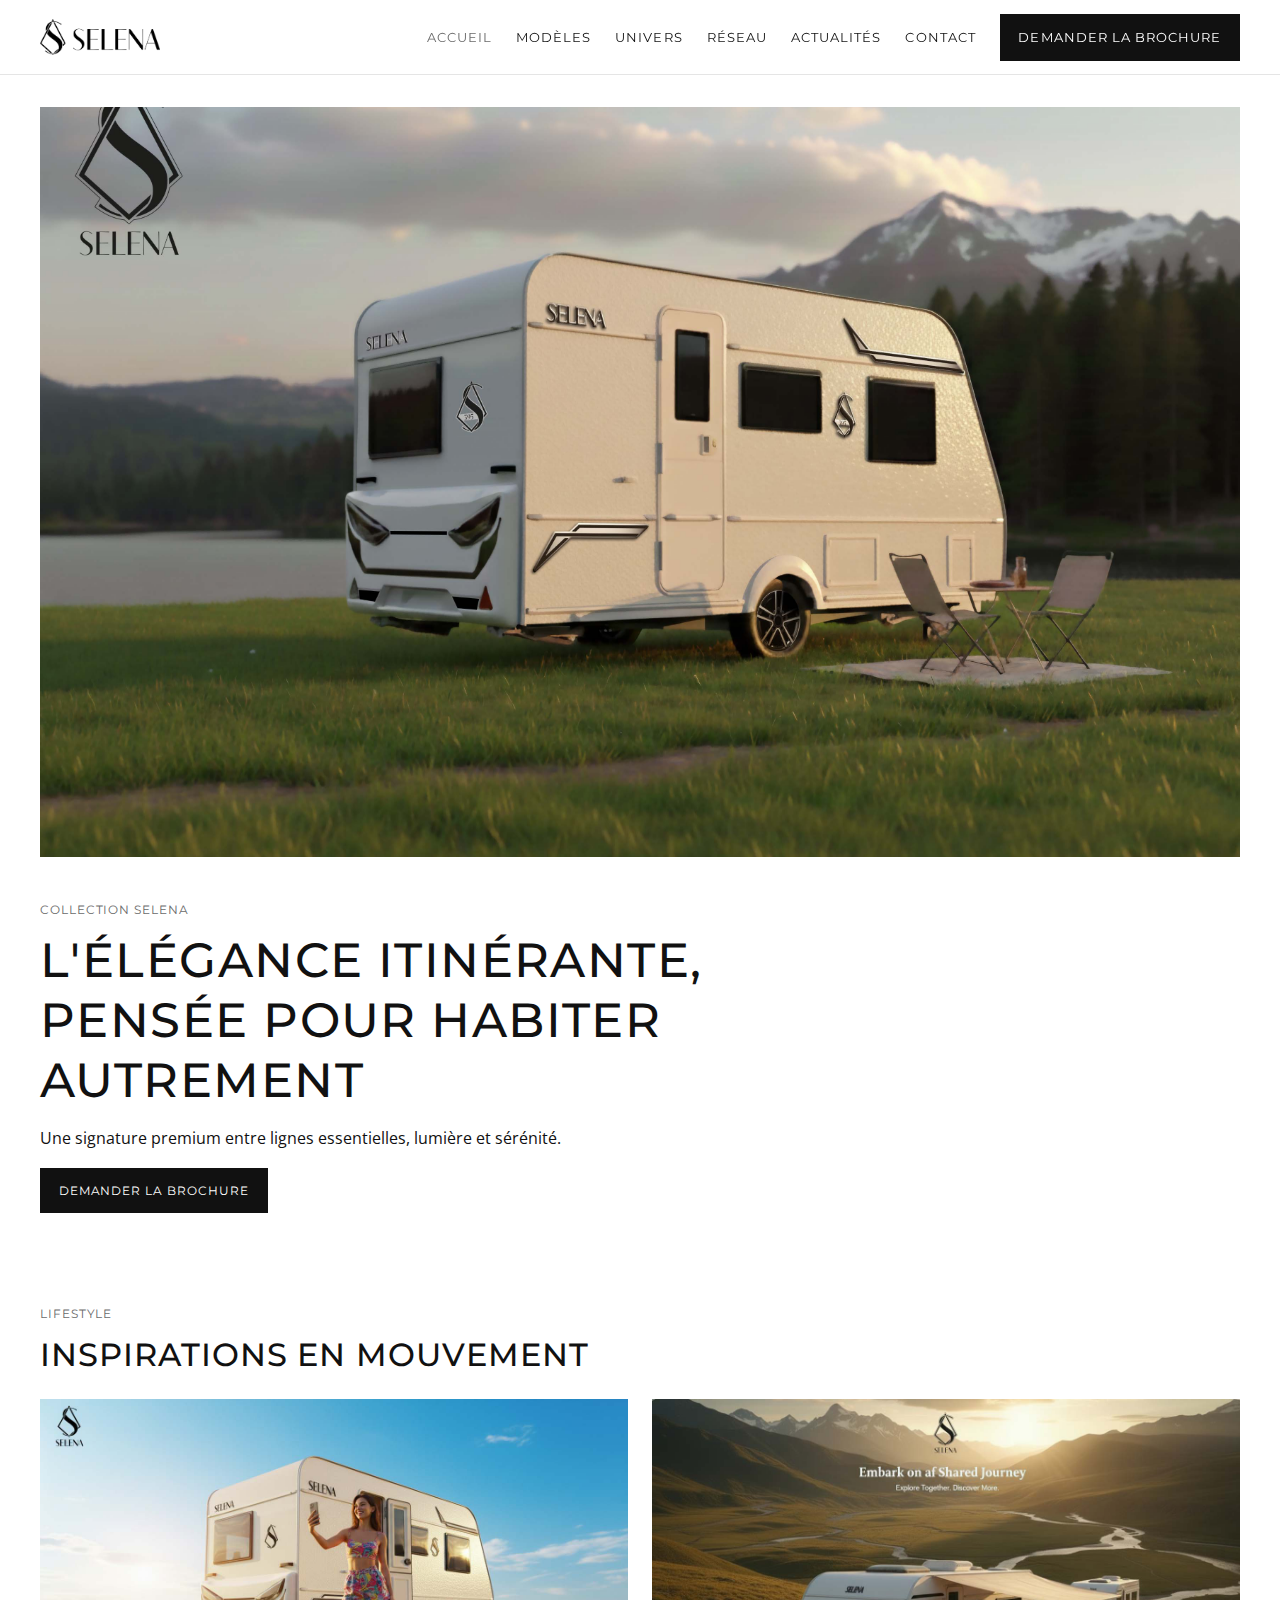
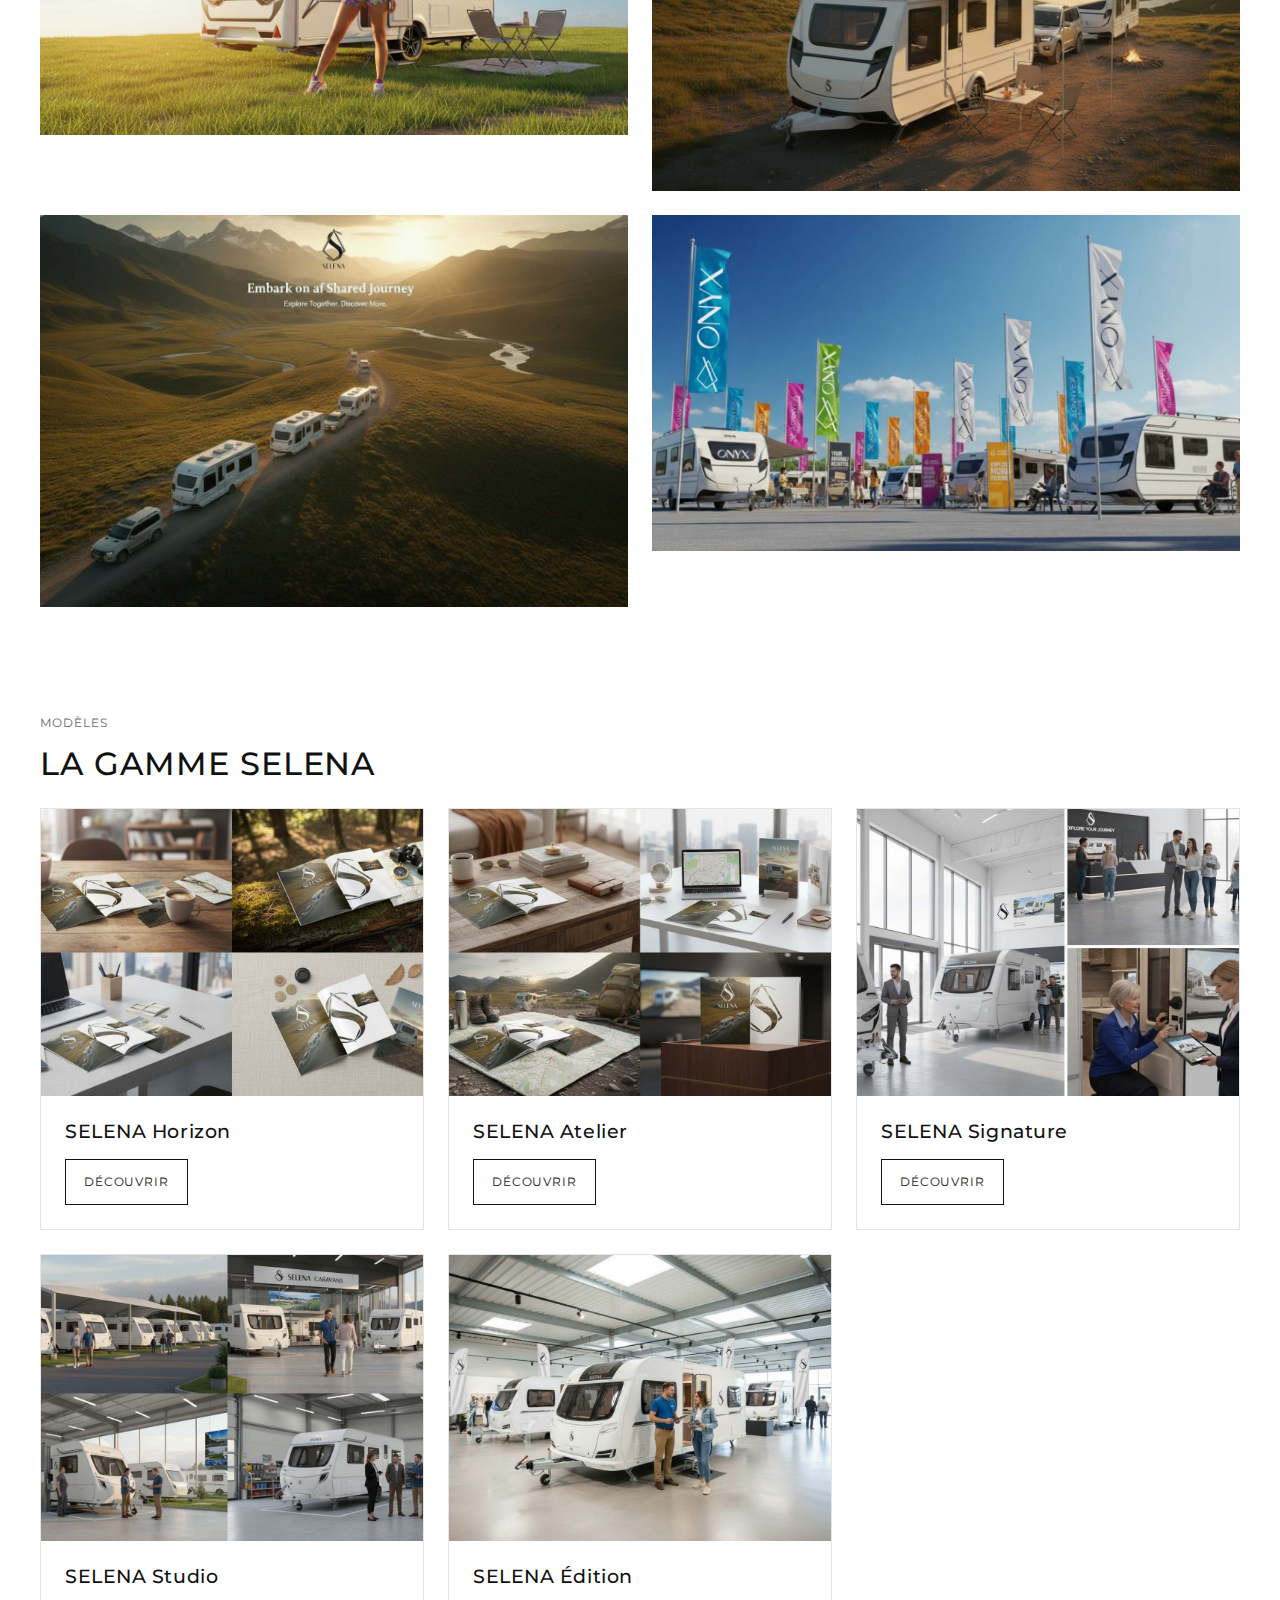
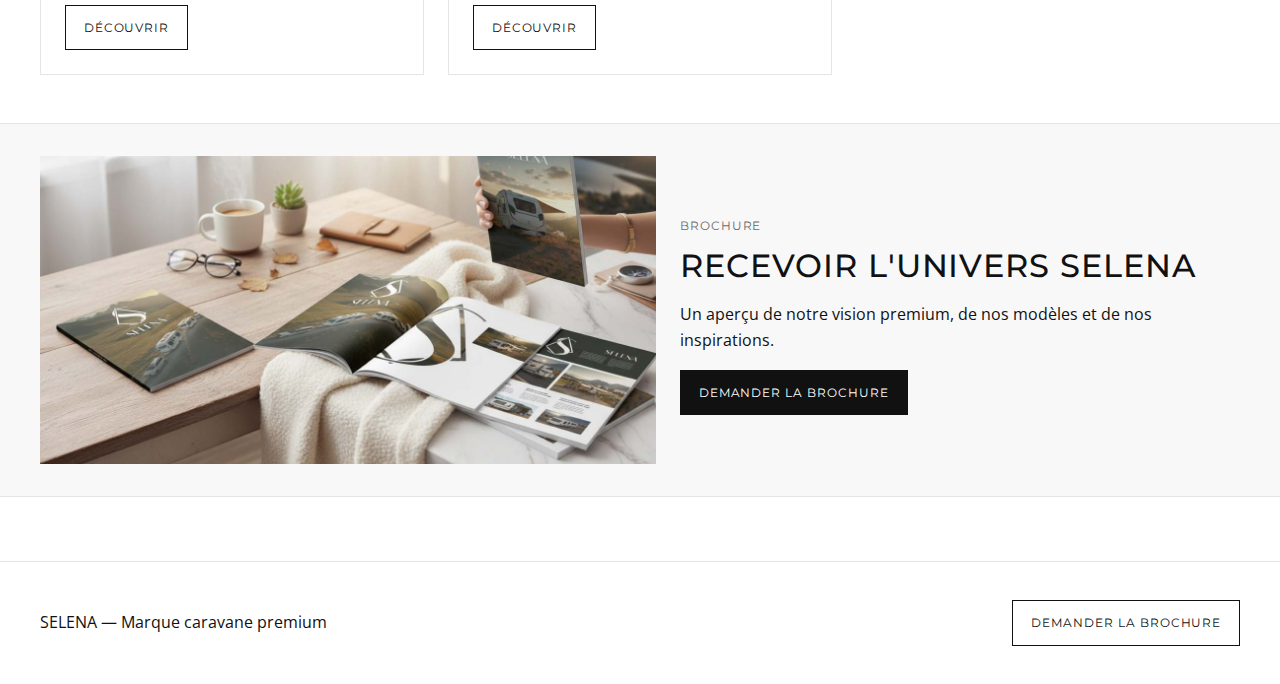
<file: index.html>
<!DOCTYPE html>
<html lang="fr">
  <head>
    <meta charset="UTF-8" />
    <meta name="viewport" content="width=device-width, initial-scale=1.0" />
    <title>SELENA | Caravane premium</title>
    <meta
      name="description"
      content="SELENA, l'univers de la caravane premium entre inspiration, design et art de vivre."
    />
    <link rel="preconnect" href="https://fonts.googleapis.com" />
    <link rel="preconnect" href="https://fonts.gstatic.com" crossorigin />
    <link
      href="https://fonts.googleapis.com/css2?family=Montserrat:wght@400;500;600&family=Open+Sans:wght@400;500&display=swap"
      rel="stylesheet"
    />
    <link rel="stylesheet" href="assets/css/styles.css" />
  </head>
  <body>
    <header class="site-header">
      <div class="container header-inner">
        <a href="index.html" aria-label="Accueil SELENA">
          <img class="logo" src="assets/images/logo-selena.png" alt="Logo SELENA" />
        </a>
        <button class="nav-toggle" aria-expanded="false" aria-controls="nav">Menu</button>
        <nav id="nav" class="primary-nav" aria-label="Navigation principale">
          <ul>
            <li><a class="active" href="index.html">Accueil</a></li>
            <li><a href="modeles.html">Modèles</a></li>
            <li><a href="univers.html">Univers</a></li>
            <li><a href="reseau.html">Réseau</a></li>
            <li><a href="actualites.html">Actualités</a></li>
            <li><a href="contact.html">Contact</a></li>
            <li><a class="cta-button" href="contact.html">Demander la brochure</a></li>
          </ul>
        </nav>
      </div>
    </header>

    <main>
      <section class="hero container">
        <img
          class="hero-image"
          src="assets/images/caravane-en-situation-1.jpg"
          alt="Caravane SELENA dans un paysage naturel"
        />
        <div class="hero-content">
          <p class="kicker">Collection SELENA</p>
          <h1>L'élégance itinérante, pensée pour habiter autrement</h1>
          <p>Une signature premium entre lignes essentielles, lumière et sérénité.</p>
          <a class="cta-button" href="contact.html">Demander la brochure</a>
        </div>
      </section>

      <section class="section container">
        <div class="section-intro">
          <p class="kicker">Lifestyle</p>
          <h2>Inspirations en mouvement</h2>
        </div>
        <div class="grid two">
          <img src="assets/images/caravane-en-situation-2.jpg" alt="Ambiance extérieure SELENA" />
          <img src="assets/images/caravane-en-situation-3.jpg" alt="Moment de vie autour de SELENA" />
          <img src="assets/images/caravane-en-situation-4.jpg" alt="Vue lifestyle caravane SELENA" />
          <img src="assets/images/caravane-en-situation-5.jpg" alt="Expérience premium SELENA" />
        </div>
      </section>

      <section class="section container">
        <div class="section-intro">
          <p class="kicker">Modèles</p>
          <h2>La gamme SELENA</h2>
        </div>
        <div class="grid three">
          <article class="card">
            <img src="assets/images/image15.jpg" alt="Modèle SELENA image 15" />
            <div class="card-body">
              <h3>SELENA Horizon</h3>
              <a href="modeles.html" class="cta-button secondary">Découvrir</a>
            </div>
          </article>
          <article class="card">
            <img src="assets/images/image16.jpg" alt="Modèle SELENA image 16" />
            <div class="card-body">
              <h3>SELENA Atelier</h3>
              <a href="modeles.html" class="cta-button secondary">Découvrir</a>
            </div>
          </article>
          <article class="card">
            <img src="assets/images/image26.jpg" alt="Modèle SELENA image 26" />
            <div class="card-body">
              <h3>SELENA Signature</h3>
              <a href="modeles.html" class="cta-button secondary">Découvrir</a>
            </div>
          </article>
          <article class="card">
            <img src="assets/images/image27.jpg" alt="Modèle SELENA image 27" />
            <div class="card-body">
              <h3>SELENA Studio</h3>
              <a href="modeles.html" class="cta-button secondary">Découvrir</a>
            </div>
          </article>
          <article class="card">
            <img src="assets/images/caravane-en-situation-6.jpg" alt="Modèle SELENA en situation" />
            <div class="card-body">
              <h3>SELENA Édition</h3>
              <a href="modeles.html" class="cta-button secondary">Découvrir</a>
            </div>
          </article>
        </div>
      </section>

      <section class="banner">
        <div class="container">
          <img src="assets/images/brochures-selena.jpg" alt="Brochure SELENA" />
          <div>
            <p class="kicker">Brochure</p>
            <h2>Recevoir l'univers SELENA</h2>
            <p>Un aperçu de notre vision premium, de nos modèles et de nos inspirations.</p>
            <a class="cta-button" href="contact.html">Demander la brochure</a>
          </div>
        </div>
      </section>
    </main>

    <footer class="site-footer">
      <div class="container footer-inner">
        <p>SELENA — Marque caravane premium</p>
        <a href="contact.html" class="cta-button secondary">Demander la brochure</a>
      </div>
    </footer>

    <script src="assets/js/main.js"></script>
  </body>
</html>
</file>
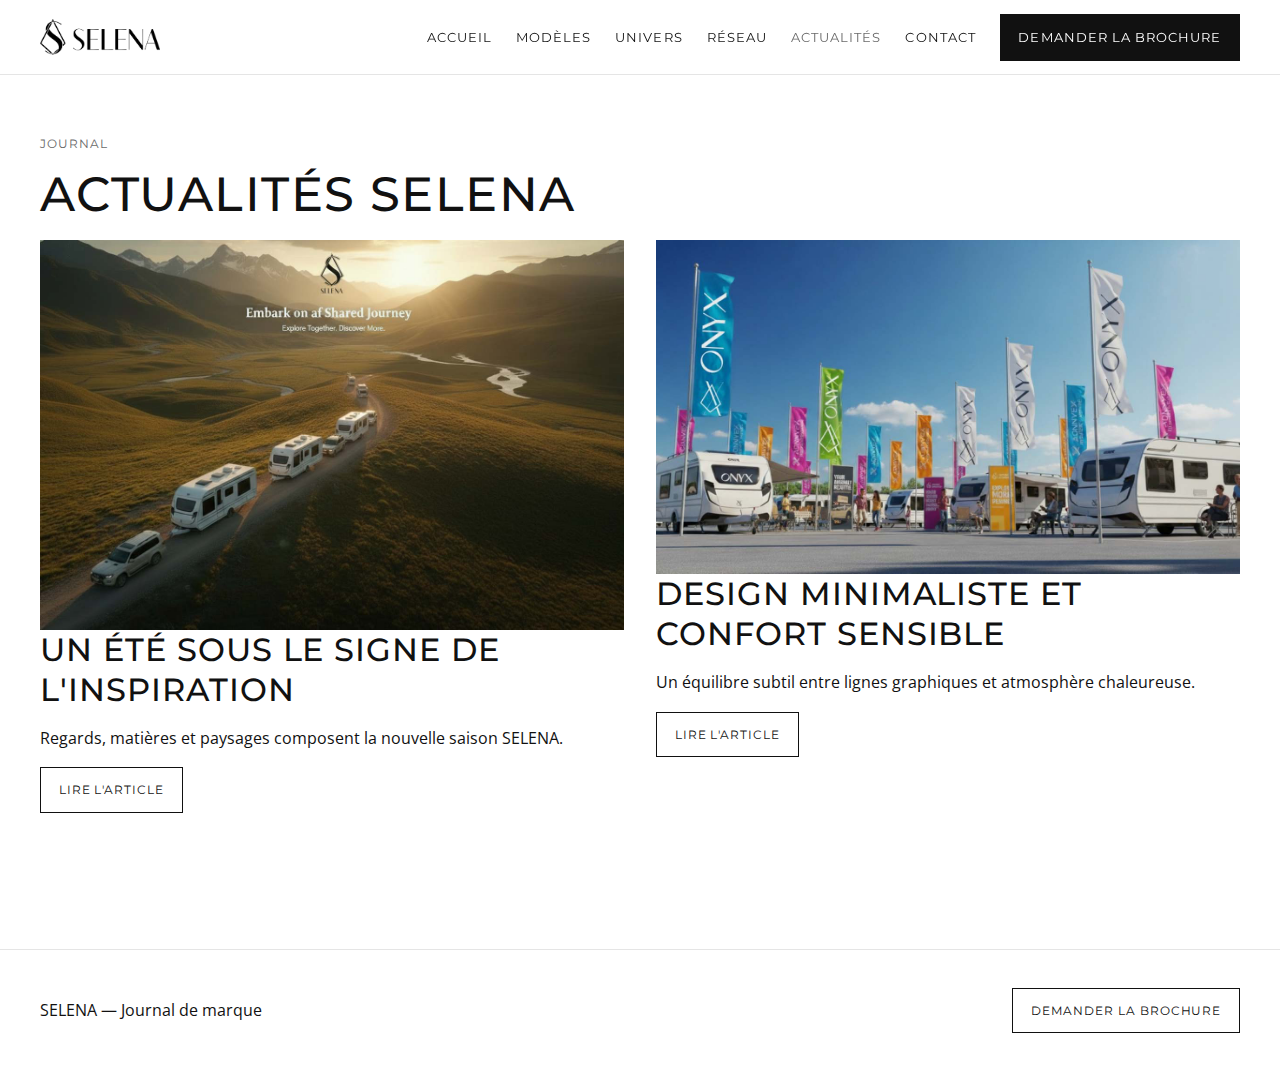
<file: actualites.html>
<!DOCTYPE html>
<html lang="fr">
  <head>
    <meta charset="UTF-8" />
    <meta name="viewport" content="width=device-width, initial-scale=1.0" />
    <title>Actualités SELENA | Journal de marque</title>
    <meta name="description" content="Suivez les actualités SELENA, inspirations et rendez-vous autour de la marque premium." />
    <link rel="preconnect" href="https://fonts.googleapis.com" />
    <link rel="preconnect" href="https://fonts.gstatic.com" crossorigin />
    <link href="https://fonts.googleapis.com/css2?family=Montserrat:wght@400;500;600&family=Open+Sans:wght@400;500&display=swap" rel="stylesheet" />
    <link rel="stylesheet" href="assets/css/styles.css" />
  </head>
  <body>
    <header class="site-header"><div class="container header-inner"><a href="index.html"><img class="logo" src="assets/images/logo-selena.png" alt="Logo SELENA" /></a><button class="nav-toggle" aria-expanded="false" aria-controls="nav">Menu</button><nav id="nav" class="primary-nav"><ul><li><a href="index.html">Accueil</a></li><li><a href="modeles.html">Modèles</a></li><li><a href="univers.html">Univers</a></li><li><a href="reseau.html">Réseau</a></li><li><a class="active" href="actualites.html">Actualités</a></li><li><a href="contact.html">Contact</a></li><li><a class="cta-button" href="contact.html">Demander la brochure</a></li></ul></nav></div></header>
    <main class="section container">
      <p class="kicker">Journal</p>
      <h1>Actualités SELENA</h1>
      <div class="article-list">
        <article class="article-item">
          <img src="assets/images/caravane-en-situation-4.jpg" alt="Inspiration SELENA" />
          <h2>Un été sous le signe de l'inspiration</h2>
          <p>Regards, matières et paysages composent la nouvelle saison SELENA.</p>
          <a class="cta-button secondary" href="article.html">Lire l'article</a>
        </article>
        <article class="article-item">
          <img src="assets/images/caravane-en-situation-5.jpg" alt="Design SELENA" />
          <h2>Design minimaliste et confort sensible</h2>
          <p>Un équilibre subtil entre lignes graphiques et atmosphère chaleureuse.</p>
          <a class="cta-button secondary" href="article.html">Lire l'article</a>
        </article>
      </div>
    </main>
    <footer class="site-footer"><div class="container footer-inner"><p>SELENA — Journal de marque</p><a href="contact.html" class="cta-button secondary">Demander la brochure</a></div></footer>
    <script src="assets/js/main.js"></script>
  </body>
</html>
</file>
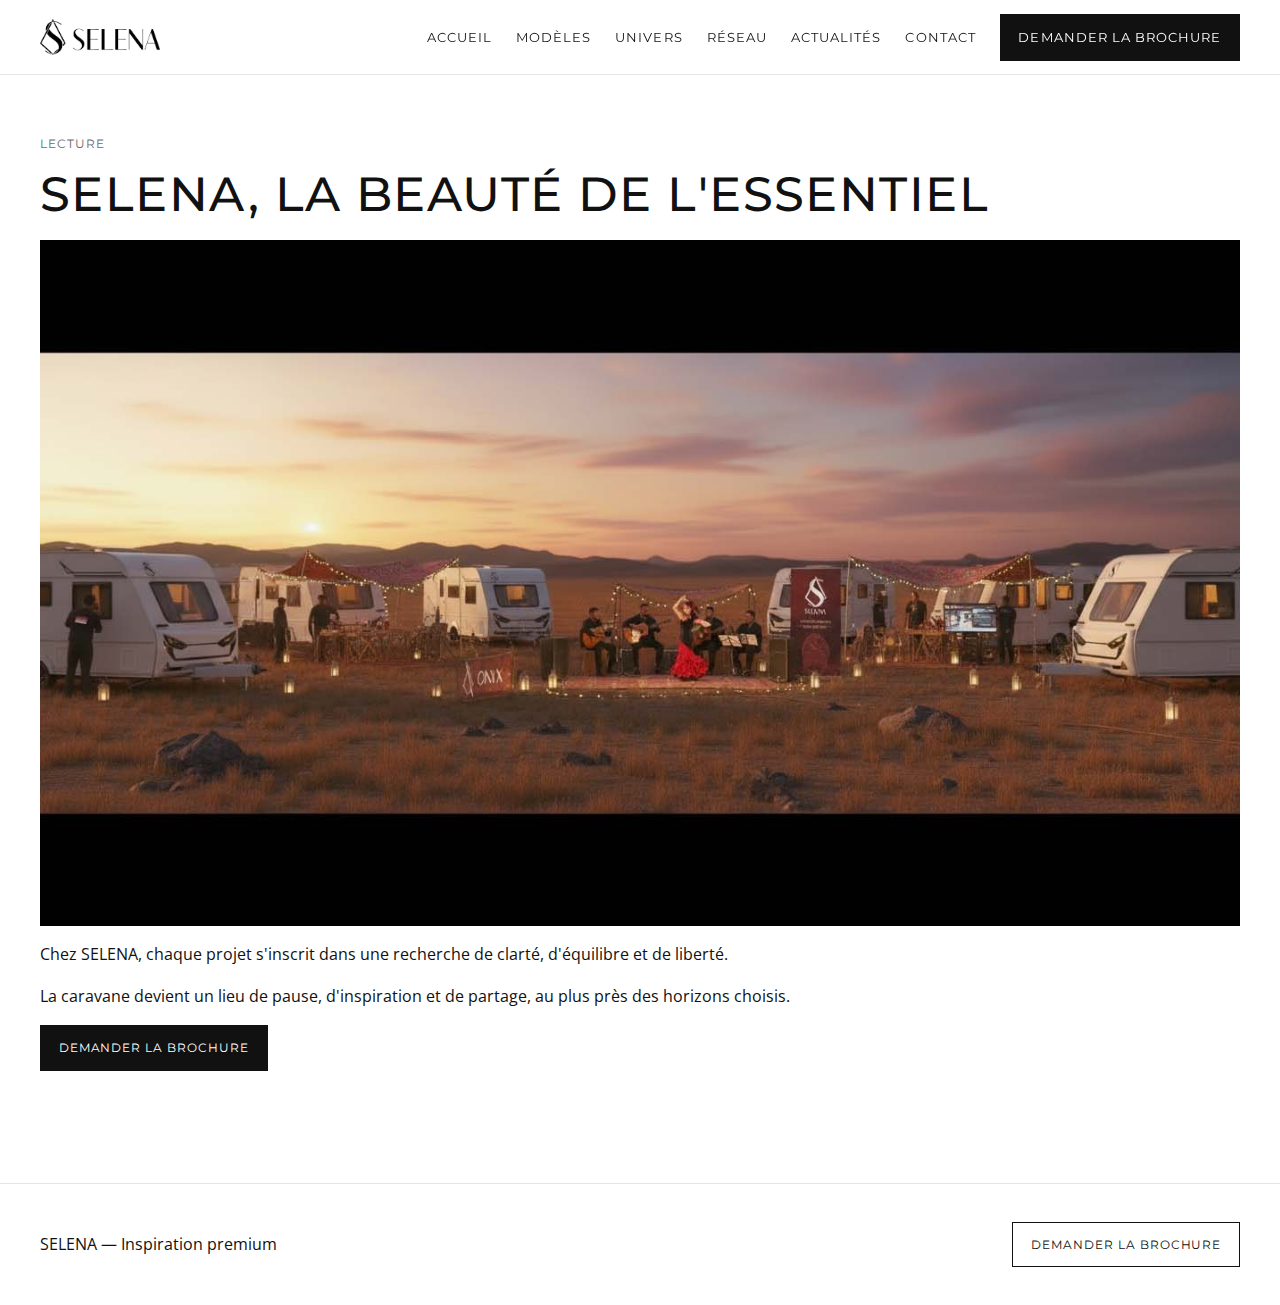
<file: article.html>
<!DOCTYPE html>
<html lang="fr">
  <head>
    <meta charset="UTF-8" />
    <meta name="viewport" content="width=device-width, initial-scale=1.0" />
    <title>Article SELENA | Inspiration premium</title>
    <meta name="description" content="Lecture SELENA : une vision du luxe mobile inspirée par la nature et l'architecture." />
    <link rel="preconnect" href="https://fonts.googleapis.com" />
    <link rel="preconnect" href="https://fonts.gstatic.com" crossorigin />
    <link href="https://fonts.googleapis.com/css2?family=Montserrat:wght@400;500;600&family=Open+Sans:wght@400;500&display=swap" rel="stylesheet" />
    <link rel="stylesheet" href="assets/css/styles.css" />
  </head>
  <body>
    <header class="site-header"><div class="container header-inner"><a href="index.html"><img class="logo" src="assets/images/logo-selena.png" alt="Logo SELENA" /></a><button class="nav-toggle" aria-expanded="false" aria-controls="nav">Menu</button><nav id="nav" class="primary-nav"><ul><li><a href="index.html">Accueil</a></li><li><a href="modeles.html">Modèles</a></li><li><a href="univers.html">Univers</a></li><li><a href="reseau.html">Réseau</a></li><li><a href="actualites.html">Actualités</a></li><li><a href="contact.html">Contact</a></li><li><a class="cta-button" href="contact.html">Demander la brochure</a></li></ul></nav></div></header>
    <main class="section container">
      <p class="kicker">Lecture</p>
      <h1>SELENA, la beauté de l'essentiel</h1>
      <img src="assets/images/caravane-en-situation-8.jpg" alt="Article SELENA" />
      <p>Chez SELENA, chaque projet s'inscrit dans une recherche de clarté, d'équilibre et de liberté.</p>
      <p>La caravane devient un lieu de pause, d'inspiration et de partage, au plus près des horizons choisis.</p>
      <a class="cta-button" href="contact.html">Demander la brochure</a>
    </main>
    <footer class="site-footer"><div class="container footer-inner"><p>SELENA — Inspiration premium</p><a href="contact.html" class="cta-button secondary">Demander la brochure</a></div></footer>
    <script src="assets/js/main.js"></script>
  </body>
</html>
</file>
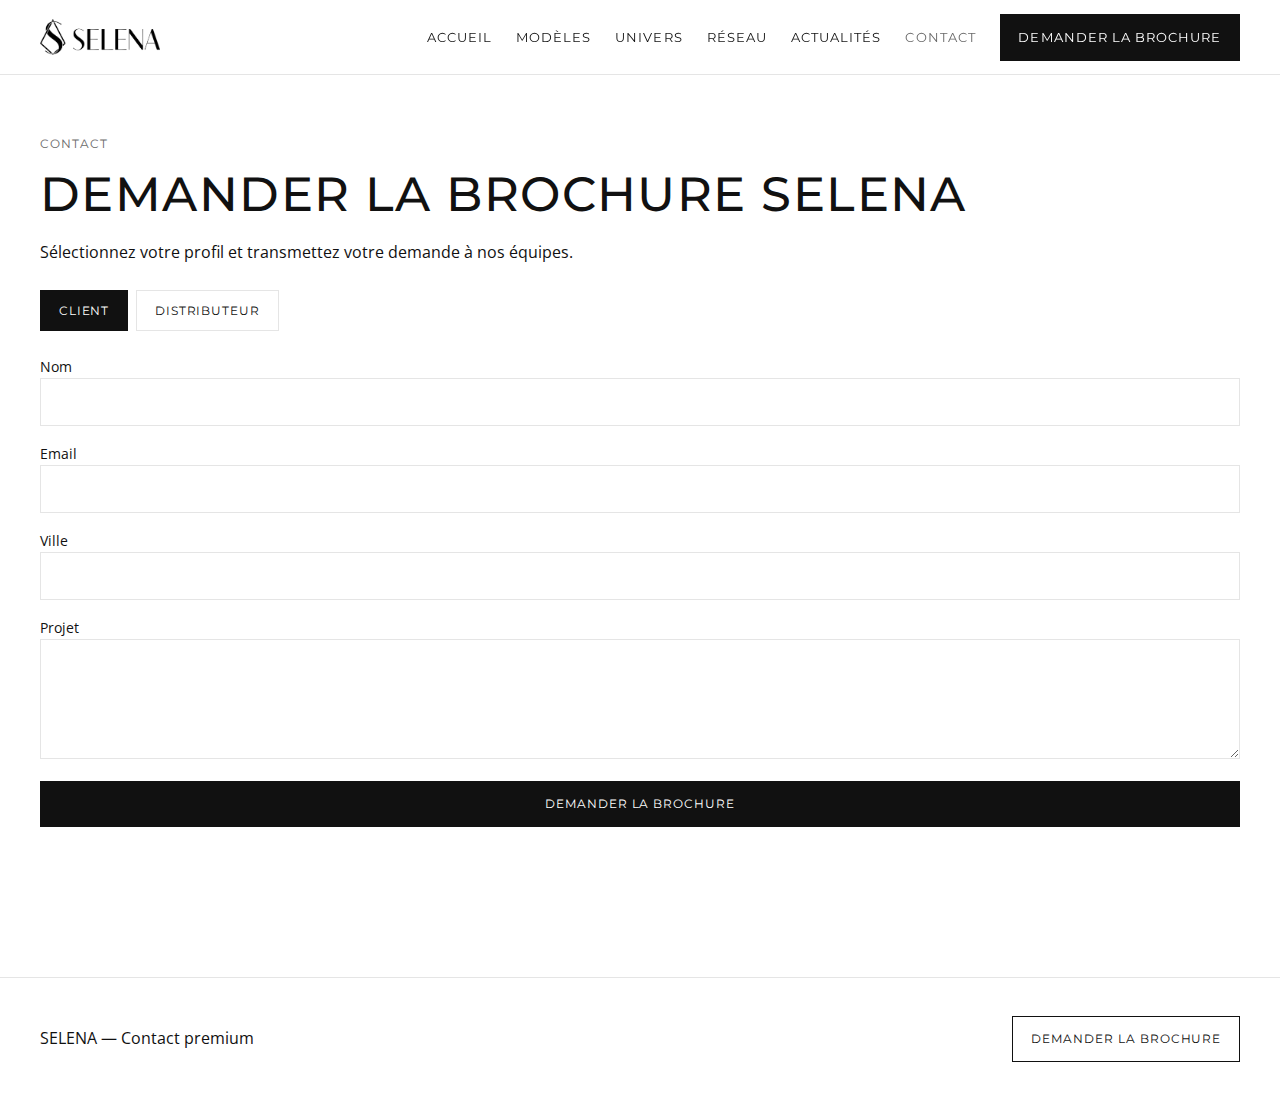
<file: contact.html>
<!DOCTYPE html>
<html lang="fr">
  <head>
    <meta charset="UTF-8" />
    <meta name="viewport" content="width=device-width, initial-scale=1.0" />
    <title>Contact SELENA | Demander la brochure</title>
    <meta name="description" content="Contactez SELENA pour recevoir la brochure et échanger avec notre équipe ou notre réseau." />
    <link rel="preconnect" href="https://fonts.googleapis.com" />
    <link rel="preconnect" href="https://fonts.gstatic.com" crossorigin />
    <link href="https://fonts.googleapis.com/css2?family=Montserrat:wght@400;500;600&family=Open+Sans:wght@400;500&display=swap" rel="stylesheet" />
    <link rel="stylesheet" href="assets/css/styles.css" />
  </head>
  <body>
    <header class="site-header"><div class="container header-inner"><a href="index.html"><img class="logo" src="assets/images/logo-selena.png" alt="Logo SELENA" /></a><button class="nav-toggle" aria-expanded="false" aria-controls="nav">Menu</button><nav id="nav" class="primary-nav"><ul><li><a href="index.html">Accueil</a></li><li><a href="modeles.html">Modèles</a></li><li><a href="univers.html">Univers</a></li><li><a href="reseau.html">Réseau</a></li><li><a href="actualites.html">Actualités</a></li><li><a class="active" href="contact.html">Contact</a></li><li><a class="cta-button" href="contact.html">Demander la brochure</a></li></ul></nav></div></header>
    <main class="section container">
      <p class="kicker">Contact</p>
      <h1>Demander la brochure SELENA</h1>
      <p class="section-intro">Sélectionnez votre profil et transmettez votre demande à nos équipes.</p>
      <div class="form-tabs">
        <button class="tab-btn active" data-tab-target="#client" type="button">Client</button>
        <button class="tab-btn" data-tab-target="#distributeur" type="button">Distributeur</button>
      </div>
      <div id="client" class="tab-panel active">
        <form data-fake-submit>
          <label>Nom<input type="text" name="nom" required /></label>
          <label>Email<input type="email" name="email" required /></label>
          <label>Ville<input type="text" name="ville" required /></label>
          <label>Projet<textarea name="message" required></textarea></label>
          <input type="submit" value="Demander la brochure" />
          <p class="form-response" aria-live="polite"></p>
        </form>
      </div>
      <div id="distributeur" class="tab-panel">
        <form data-fake-submit>
          <label>Nom de la société<input type="text" name="nom" required /></label>
          <label>Nom du contact<input type="text" name="contact" required /></label>
          <label>Email<input type="email" name="email" required /></label>
          <label>Message<textarea name="message" required></textarea></label>
          <input type="submit" value="Demander la brochure" />
          <p class="form-response" aria-live="polite"></p>
        </form>
      </div>
    </main>
    <footer class="site-footer"><div class="container footer-inner"><p>SELENA — Contact premium</p><a href="contact.html" class="cta-button secondary">Demander la brochure</a></div></footer>
    <script src="assets/js/main.js"></script>
  </body>
</html>
</file>
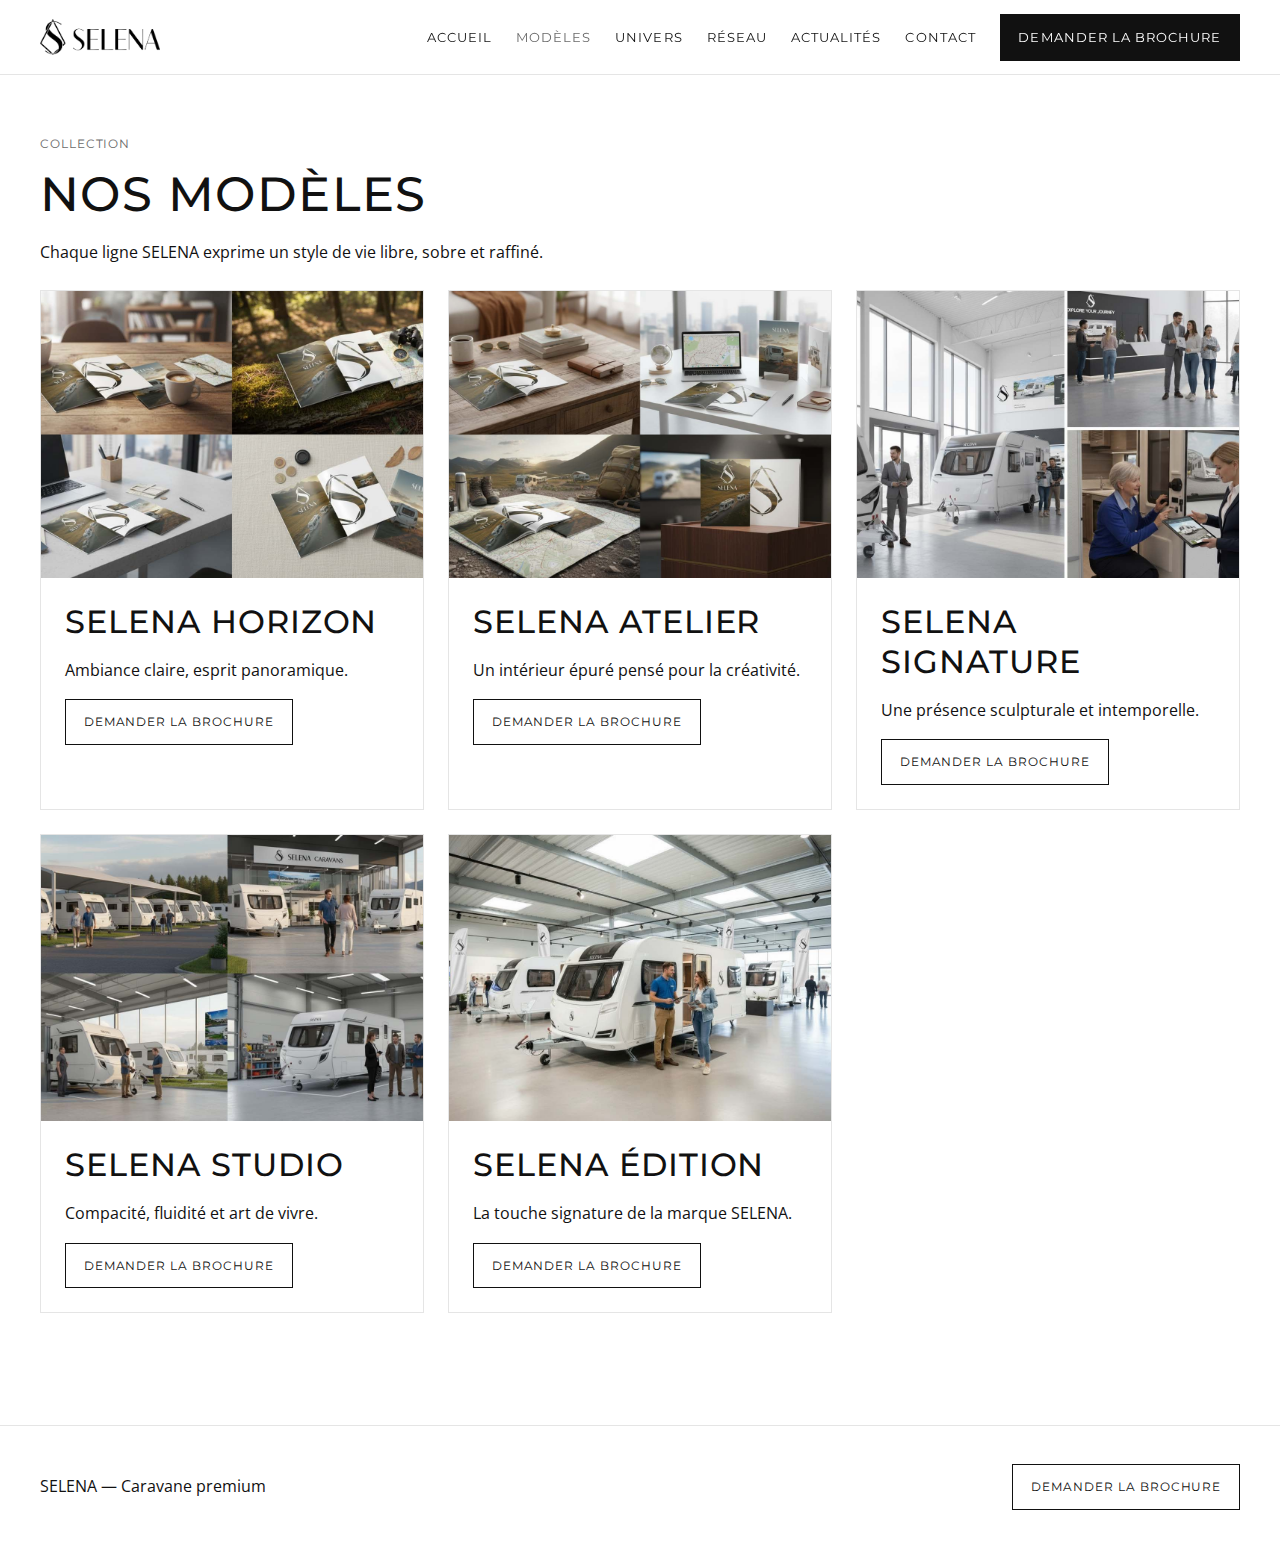
<file: modeles.html>
<!DOCTYPE html>
<html lang="fr">
  <head>
    <meta charset="UTF-8" />
    <meta name="viewport" content="width=device-width, initial-scale=1.0" />
    <title>Modèles SELENA | Collection premium</title>
    <meta name="description" content="Découvrez les modèles SELENA, silhouettes premium pour un habitat itinérant inspirant." />
    <link rel="preconnect" href="https://fonts.googleapis.com" />
    <link rel="preconnect" href="https://fonts.gstatic.com" crossorigin />
    <link href="https://fonts.googleapis.com/css2?family=Montserrat:wght@400;500;600&family=Open+Sans:wght@400;500&display=swap" rel="stylesheet" />
    <link rel="stylesheet" href="assets/css/styles.css" />
  </head>
  <body>
    <header class="site-header"><div class="container header-inner"><a href="index.html"><img class="logo" src="assets/images/logo-selena.png" alt="Logo SELENA" /></a><button class="nav-toggle" aria-expanded="false" aria-controls="nav">Menu</button><nav id="nav" class="primary-nav"><ul><li><a href="index.html">Accueil</a></li><li><a class="active" href="modeles.html">Modèles</a></li><li><a href="univers.html">Univers</a></li><li><a href="reseau.html">Réseau</a></li><li><a href="actualites.html">Actualités</a></li><li><a href="contact.html">Contact</a></li><li><a class="cta-button" href="contact.html">Demander la brochure</a></li></ul></nav></div></header>
    <main class="section container">
      <p class="kicker">Collection</p>
      <h1>Nos modèles</h1>
      <p class="section-intro">Chaque ligne SELENA exprime un style de vie libre, sobre et raffiné.</p>
      <div class="grid three">
        <article class="card"><img src="assets/images/image15.jpg" alt="SELENA Horizon" /><div class="card-body"><h2>SELENA Horizon</h2><p>Ambiance claire, esprit panoramique.</p><a class="cta-button secondary" href="contact.html">Demander la brochure</a></div></article>
        <article class="card"><img src="assets/images/image16.jpg" alt="SELENA Atelier" /><div class="card-body"><h2>SELENA Atelier</h2><p>Un intérieur épuré pensé pour la créativité.</p><a class="cta-button secondary" href="contact.html">Demander la brochure</a></div></article>
        <article class="card"><img src="assets/images/image26.jpg" alt="SELENA Signature" /><div class="card-body"><h2>SELENA Signature</h2><p>Une présence sculpturale et intemporelle.</p><a class="cta-button secondary" href="contact.html">Demander la brochure</a></div></article>
        <article class="card"><img src="assets/images/image27.jpg" alt="SELENA Studio" /><div class="card-body"><h2>SELENA Studio</h2><p>Compacité, fluidité et art de vivre.</p><a class="cta-button secondary" href="contact.html">Demander la brochure</a></div></article>
        <article class="card"><img src="assets/images/caravane-en-situation-6.jpg" alt="SELENA Édition" /><div class="card-body"><h2>SELENA Édition</h2><p>La touche signature de la marque SELENA.</p><a class="cta-button secondary" href="contact.html">Demander la brochure</a></div></article>
      </div>
    </main>
    <footer class="site-footer"><div class="container footer-inner"><p>SELENA — Caravane premium</p><a href="contact.html" class="cta-button secondary">Demander la brochure</a></div></footer>
    <script src="assets/js/main.js"></script>
  </body>
</html>
</file>
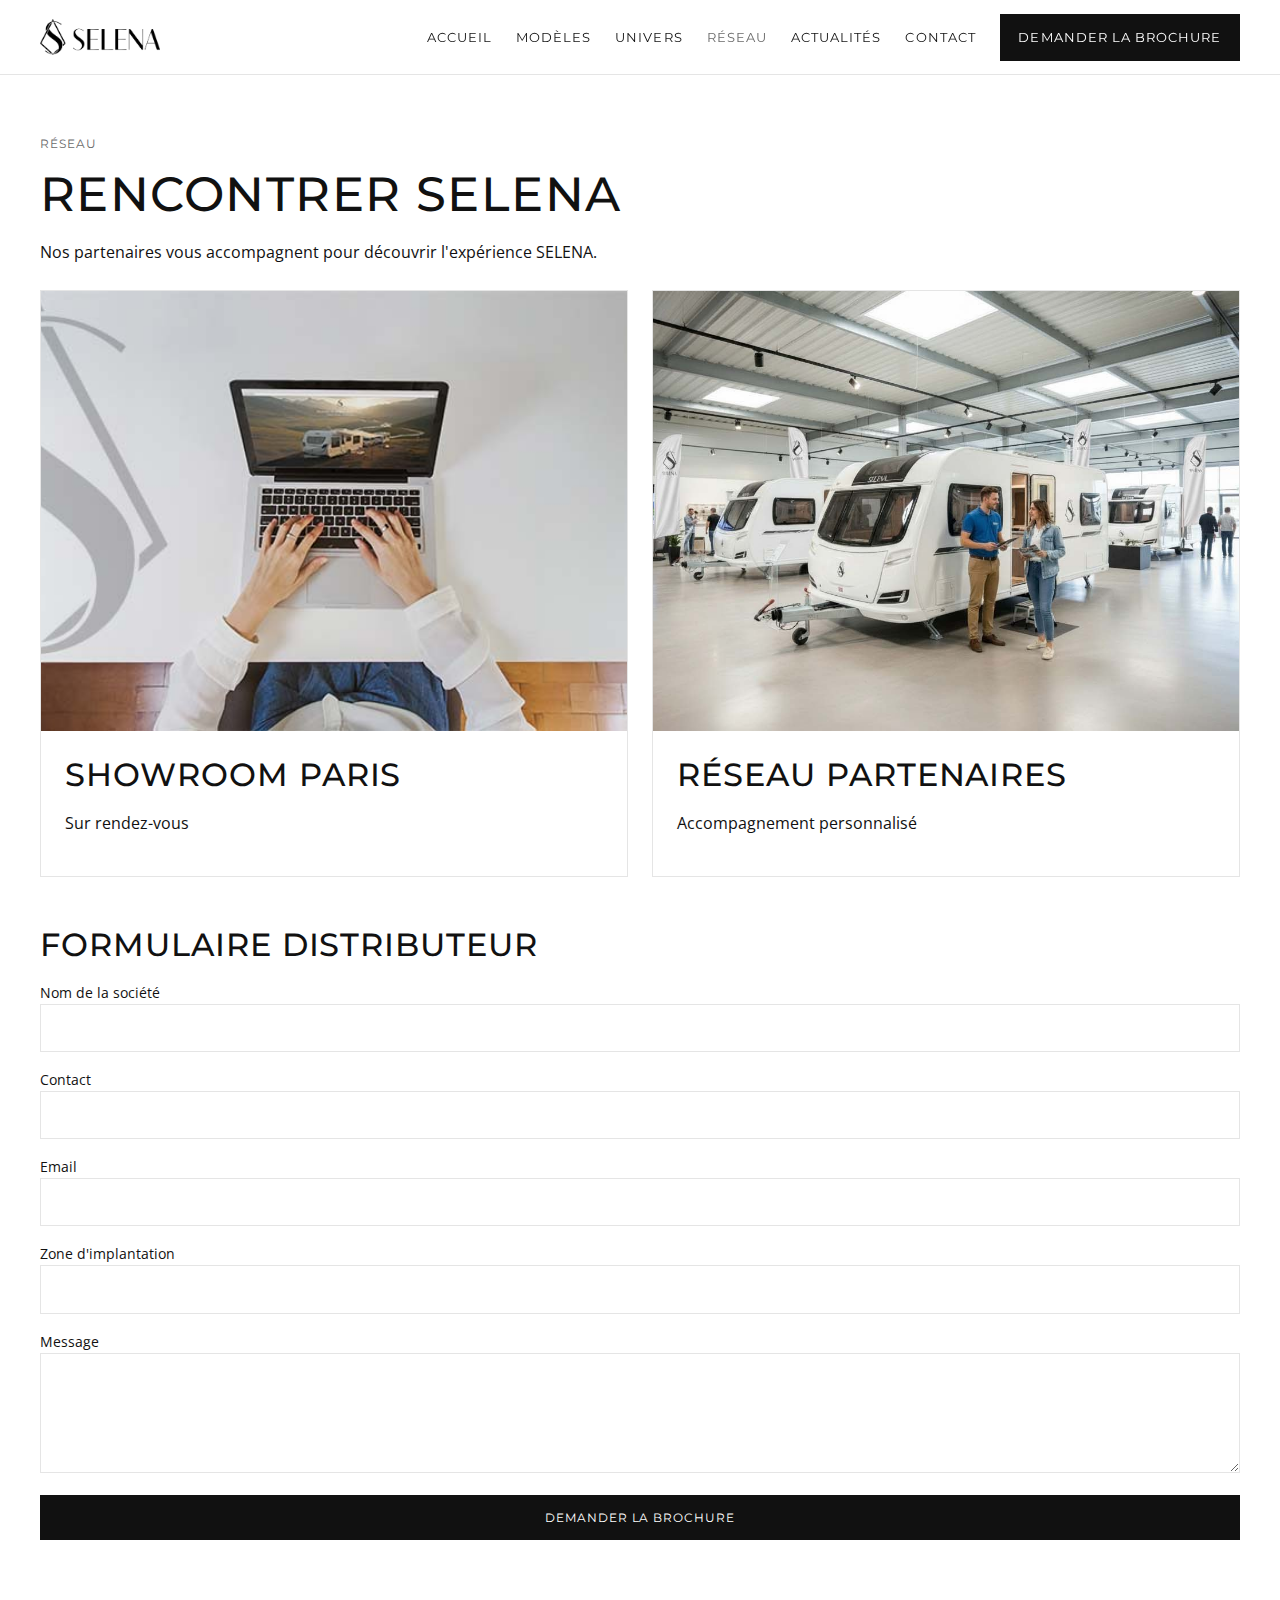
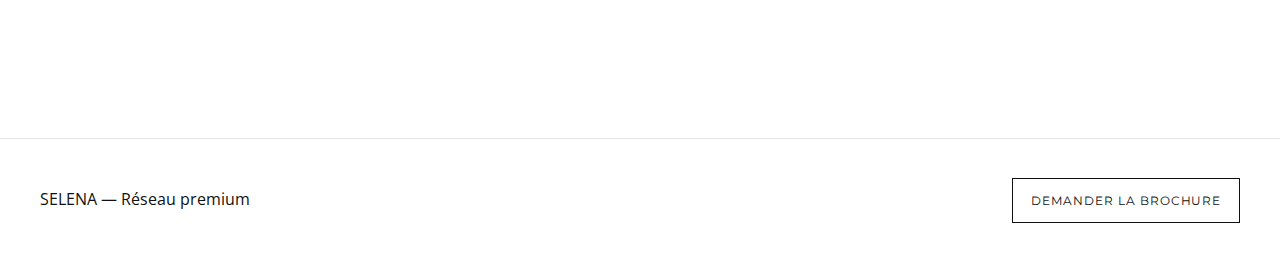
<file: reseau.html>
<!DOCTYPE html>
<html lang="fr">
  <head>
    <meta charset="UTF-8" />
    <meta name="viewport" content="width=device-width, initial-scale=1.0" />
    <title>Réseau SELENA | Distributeurs premium</title>
    <meta name="description" content="Retrouvez le réseau SELENA et les points de contact pour découvrir la marque en direct." />
    <link rel="preconnect" href="https://fonts.googleapis.com" />
    <link rel="preconnect" href="https://fonts.gstatic.com" crossorigin />
    <link href="https://fonts.googleapis.com/css2?family=Montserrat:wght@400;500;600&family=Open+Sans:wght@400;500&display=swap" rel="stylesheet" />
    <link rel="stylesheet" href="assets/css/styles.css" />
  </head>
  <body>
    <header class="site-header"><div class="container header-inner"><a href="index.html"><img class="logo" src="assets/images/logo-selena.png" alt="Logo SELENA" /></a><button class="nav-toggle" aria-expanded="false" aria-controls="nav">Menu</button><nav id="nav" class="primary-nav"><ul><li><a href="index.html">Accueil</a></li><li><a href="modeles.html">Modèles</a></li><li><a href="univers.html">Univers</a></li><li><a class="active" href="reseau.html">Réseau</a></li><li><a href="actualites.html">Actualités</a></li><li><a href="contact.html">Contact</a></li><li><a class="cta-button" href="contact.html">Demander la brochure</a></li></ul></nav></div></header>
    <main class="section container">
      <p class="kicker">Réseau</p>
      <h1>Rencontrer SELENA</h1>
      <p class="section-intro">Nos partenaires vous accompagnent pour découvrir l'expérience SELENA.</p>
      <div class="grid two">
        <article class="card"><img src="assets/images/site-web-selena.jpg" alt="Showroom SELENA" /><div class="card-body"><h2>Showroom Paris</h2><p>Sur rendez-vous</p></div></article>
        <article class="card"><img src="assets/images/caravane-en-situation-6.jpg" alt="Réseau distributeurs SELENA" /><div class="card-body"><h2>Réseau partenaires</h2><p>Accompagnement personnalisé</p></div></article>
      </div>
      <section class="section">
        <h2>Formulaire distributeur</h2>
        <form data-fake-submit>
          <label>Nom de la société<input type="text" name="nom" required /></label>
          <label>Contact<input type="text" name="contact" required /></label>
          <label>Email<input type="email" name="email" required /></label>
          <label>Zone d'implantation<input type="text" name="zone" required /></label>
          <label>Message<textarea name="message" required></textarea></label>
          <input type="submit" value="Demander la brochure" />
          <p class="form-response" aria-live="polite"></p>
        </form>
      </section>
    </main>
    <footer class="site-footer"><div class="container footer-inner"><p>SELENA — Réseau premium</p><a href="contact.html" class="cta-button secondary">Demander la brochure</a></div></footer>
    <script src="assets/js/main.js"></script>
  </body>
</html>
</file>
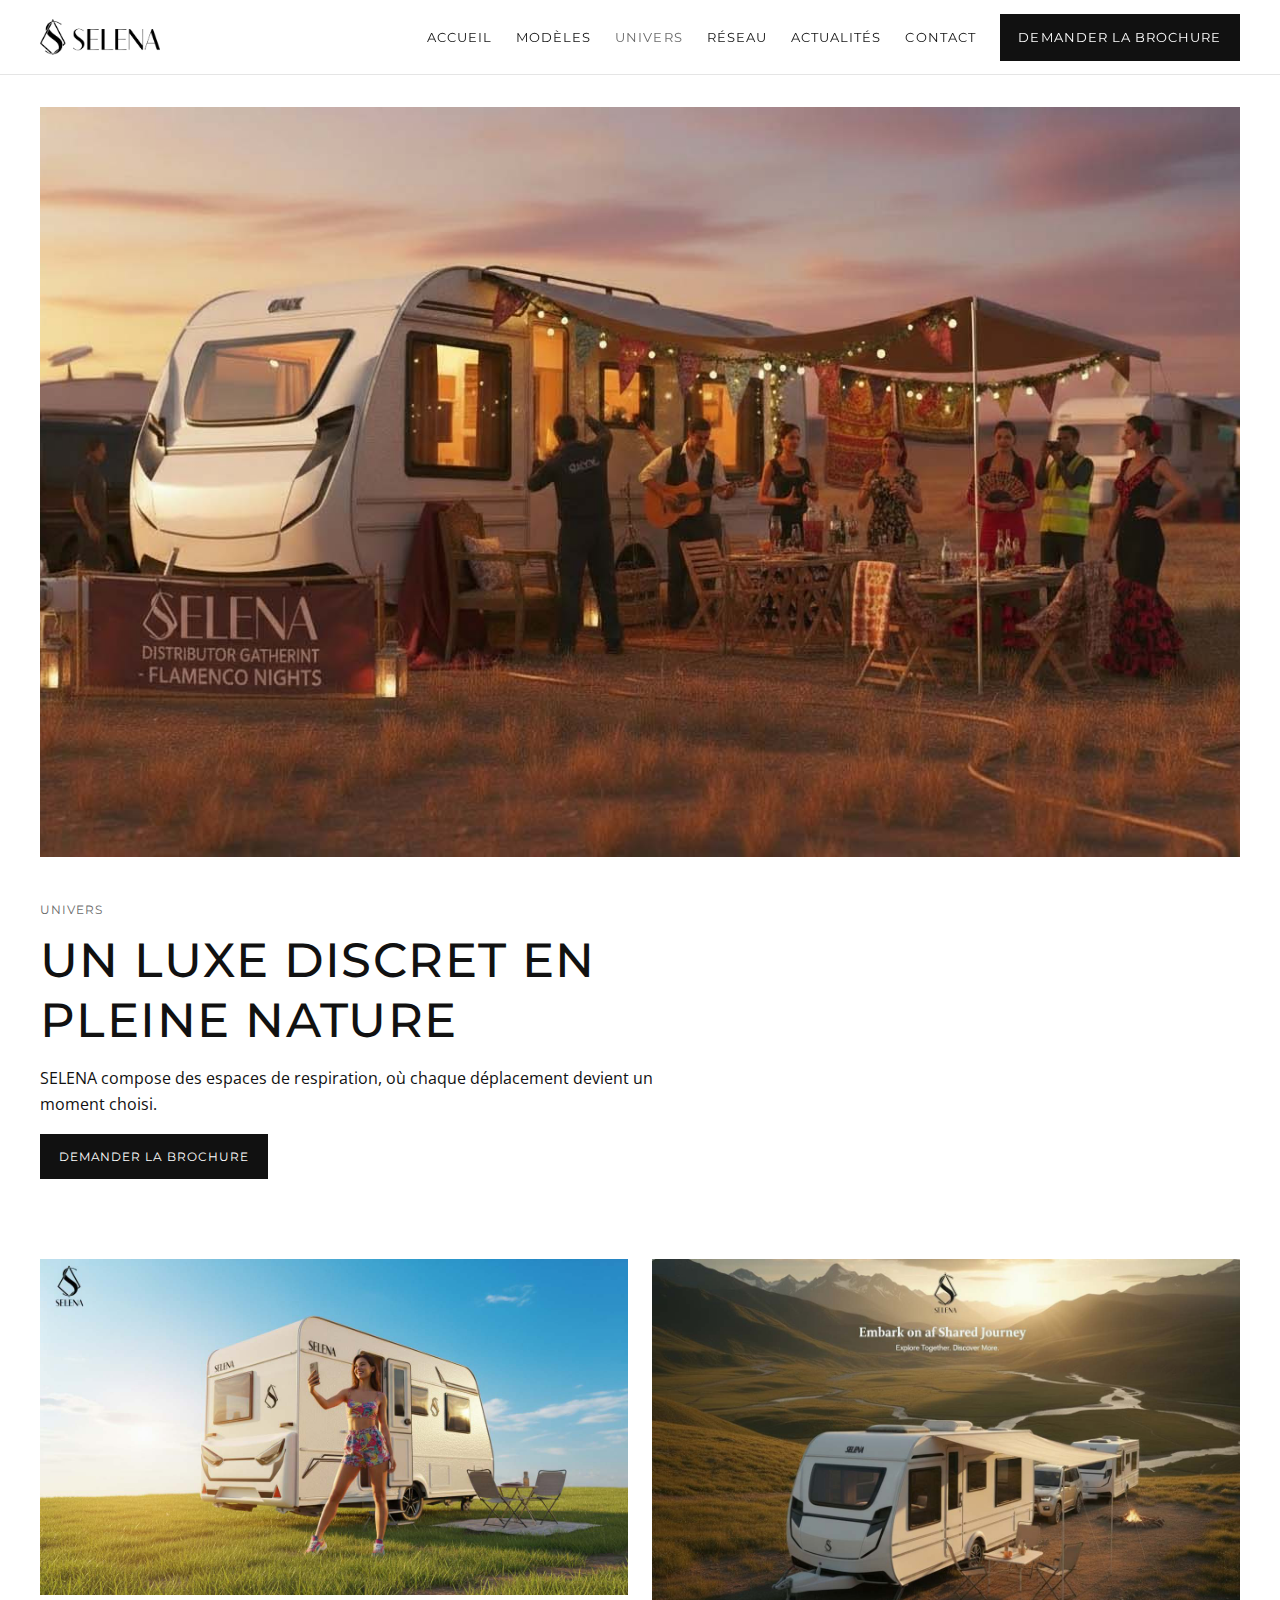
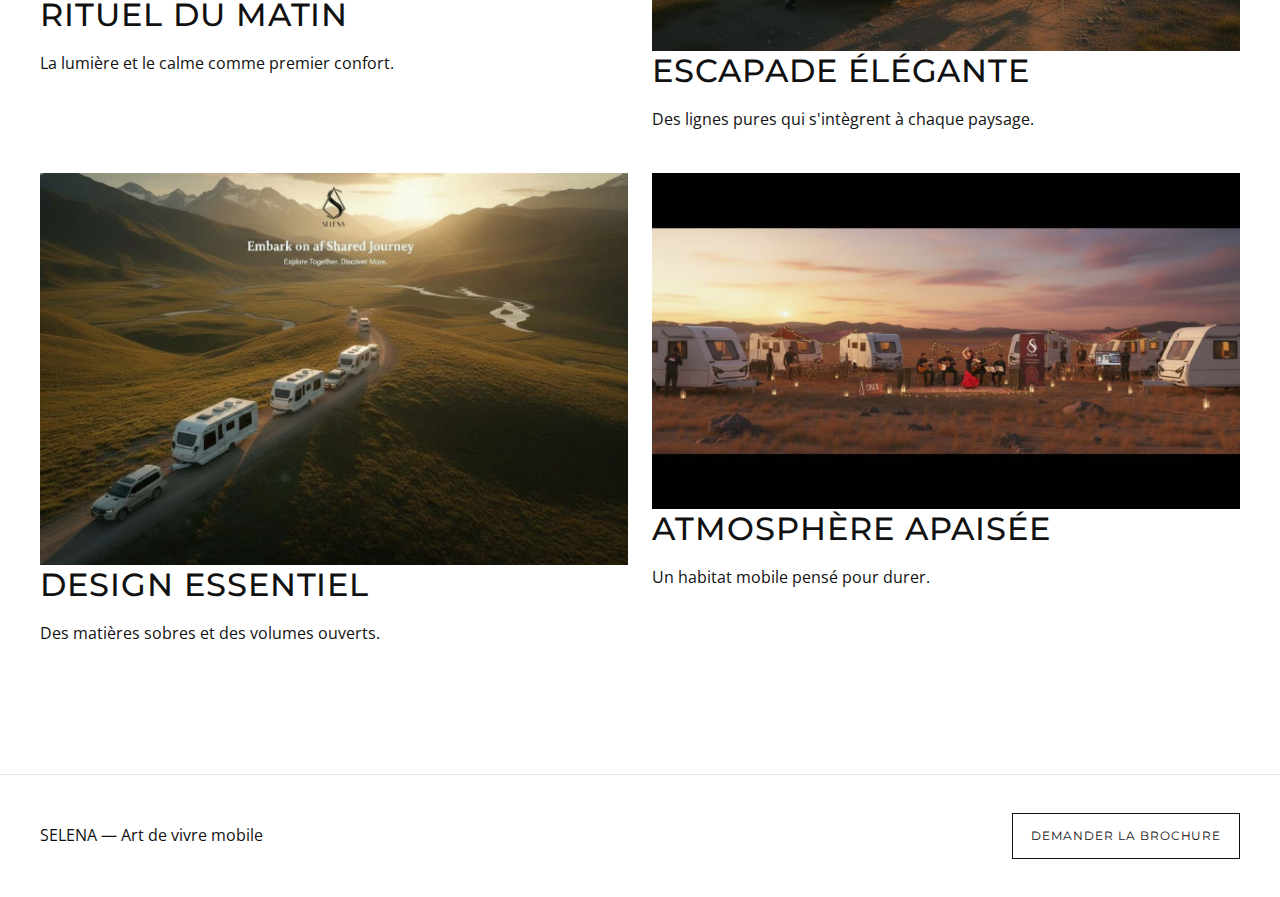
<file: univers.html>
<!DOCTYPE html>
<html lang="fr">
  <head>
    <meta charset="UTF-8" />
    <meta name="viewport" content="width=device-width, initial-scale=1.0" />
    <title>Univers SELENA | Inspiration et art de vivre</title>
    <meta name="description" content="Explorez l'univers SELENA : design minimaliste, inspirations lifestyle et élégance mobile." />
    <link rel="preconnect" href="https://fonts.googleapis.com" />
    <link rel="preconnect" href="https://fonts.gstatic.com" crossorigin />
    <link href="https://fonts.googleapis.com/css2?family=Montserrat:wght@400;500;600&family=Open+Sans:wght@400;500&display=swap" rel="stylesheet" />
    <link rel="stylesheet" href="assets/css/styles.css" />
  </head>
  <body>
    <header class="site-header"><div class="container header-inner"><a href="index.html"><img class="logo" src="assets/images/logo-selena.png" alt="Logo SELENA" /></a><button class="nav-toggle" aria-expanded="false" aria-controls="nav">Menu</button><nav id="nav" class="primary-nav"><ul><li><a href="index.html">Accueil</a></li><li><a href="modeles.html">Modèles</a></li><li><a class="active" href="univers.html">Univers</a></li><li><a href="reseau.html">Réseau</a></li><li><a href="actualites.html">Actualités</a></li><li><a href="contact.html">Contact</a></li><li><a class="cta-button" href="contact.html">Demander la brochure</a></li></ul></nav></div></header>
    <main>
      <section class="hero container">
        <img class="hero-image" src="assets/images/caravane-en-situation-7.jpg" alt="Univers SELENA" />
        <div class="hero-content"><p class="kicker">Univers</p><h1>Un luxe discret en pleine nature</h1><p>SELENA compose des espaces de respiration, où chaque déplacement devient un moment choisi.</p><a class="cta-button" href="contact.html">Demander la brochure</a></div>
      </section>
      <section class="section container">
        <div class="grid two">
          <article><img src="assets/images/caravane-en-situation-2.jpg" alt="Terrasse SELENA" /><h2>Rituel du matin</h2><p>La lumière et le calme comme premier confort.</p></article>
          <article><img src="assets/images/caravane-en-situation-3.jpg" alt="Escapade SELENA" /><h2>Escapade élégante</h2><p>Des lignes pures qui s'intègrent à chaque paysage.</p></article>
          <article><img src="assets/images/caravane-en-situation-4.jpg" alt="Design SELENA" /><h2>Design essentiel</h2><p>Des matières sobres et des volumes ouverts.</p></article>
          <article><img src="assets/images/caravane-en-situation-8.jpg" alt="Atmosphère SELENA" /><h2>Atmosphère apaisée</h2><p>Un habitat mobile pensé pour durer.</p></article>
        </div>
      </section>
    </main>
    <footer class="site-footer"><div class="container footer-inner"><p>SELENA — Art de vivre mobile</p><a href="contact.html" class="cta-button secondary">Demander la brochure</a></div></footer>
    <script src="assets/js/main.js"></script>
  </body>
</html>
</file>
<file: assets/css/styles.css>
:root {
  --color-bg: #ffffff;
  --color-text: #111111;
  --color-muted: #6a6a6a;
  --color-border: #e5e5e5;
  --color-invert: #ffffff;
  --color-dark: #111111;
  --container: 1200px;
  --space-1: 0.5rem;
  --space-2: 1rem;
  --space-3: 1.5rem;
  --space-4: 2rem;
  --space-5: 3rem;
  --space-6: 4rem;
  --radius: 2px;
  --transition: 220ms ease;
}

* {
  box-sizing: border-box;
}

html,
body {
  margin: 0;
  padding: 0;
  background: var(--color-bg);
  color: var(--color-text);
}

body {
  font-family: 'Open Sans', Arial, sans-serif;
  line-height: 1.6;
}

img {
  max-width: 100%;
  display: block;
}

a {
  color: inherit;
  text-decoration: none;
}

.container {
  width: min(100% - 2rem, var(--container));
  margin-inline: auto;
}

.site-header {
  position: sticky;
  top: 0;
  z-index: 20;
  background: rgba(255, 255, 255, 0.96);
  border-bottom: 1px solid var(--color-border);
  backdrop-filter: blur(8px);
}

.header-inner {
  display: flex;
  align-items: center;
  justify-content: space-between;
  min-height: 74px;
  gap: var(--space-2);
}

.logo {
  width: 120px;
}

.nav-toggle {
  border: 1px solid var(--color-text);
  background: transparent;
  color: var(--color-text);
  padding: 0.45rem 0.8rem;
  font-size: 0.8rem;
  letter-spacing: 0.08em;
  text-transform: uppercase;
  font-family: 'Montserrat', Arial, sans-serif;
}

.primary-nav {
  position: absolute;
  left: 0;
  right: 0;
  top: 74px;
  background: var(--color-bg);
  border-bottom: 1px solid var(--color-border);
  display: none;
}

.primary-nav.open {
  display: block;
}

.primary-nav ul {
  margin: 0;
  padding: var(--space-2);
  list-style: none;
  display: grid;
  gap: var(--space-2);
}

.primary-nav a {
  font-family: 'Montserrat', Arial, sans-serif;
  text-transform: uppercase;
  letter-spacing: 0.08em;
  font-size: 0.82rem;
}

.primary-nav a.active {
  color: var(--color-muted);
}

.cta-button,
button,
input[type='submit'] {
  display: inline-block;
  border: 1px solid var(--color-dark);
  background: var(--color-dark);
  color: var(--color-invert);
  padding: 0.75rem 1.1rem;
  text-transform: uppercase;
  letter-spacing: 0.08em;
  font-size: 0.76rem;
  font-family: 'Montserrat', Arial, sans-serif;
  transition: var(--transition);
  cursor: pointer;
}

.cta-button.secondary {
  background: transparent;
  color: var(--color-text);
}

.cta-button:hover,
button:hover,
input[type='submit']:hover {
  background: transparent;
  color: var(--color-text);
}

.hero {
  padding-top: var(--space-4);
}

.hero-image {
  aspect-ratio: 16 / 10;
  object-fit: cover;
  width: 100%;
}

.hero-content {
  padding: var(--space-4) 0;
  max-width: 680px;
}

h1,
h2,
h3 {
  margin: 0 0 var(--space-2);
  font-family: 'Montserrat', Arial, sans-serif;
  font-weight: 500;
  line-height: 1.25;
  letter-spacing: 0.03em;
}

h1 {
  font-size: clamp(1.7rem, 4vw, 3rem);
  text-transform: uppercase;
}

h2 {
  font-size: clamp(1.35rem, 3vw, 2rem);
  text-transform: uppercase;
}

.section {
  padding: var(--space-5) 0;
}

.section-intro {
  max-width: 580px;
  margin-bottom: var(--space-3);
}

.grid {
  display: grid;
  gap: var(--space-3);
}

.grid.two {
  grid-template-columns: 1fr;
}

.grid.three {
  grid-template-columns: 1fr;
}

.card {
  border: 1px solid var(--color-border);
  background: #fff;
}

.card img {
  aspect-ratio: 4 / 3;
  width: 100%;
  object-fit: cover;
}

.card-body {
  padding: var(--space-3);
}

.kicker {
  text-transform: uppercase;
  letter-spacing: 0.08em;
  font-family: 'Montserrat', Arial, sans-serif;
  font-size: 0.72rem;
  color: var(--color-muted);
}

.banner {
  background: #f8f8f8;
  border-top: 1px solid var(--color-border);
  border-bottom: 1px solid var(--color-border);
}

.banner .container {
  display: grid;
  gap: var(--space-3);
  align-items: center;
  padding: var(--space-4) 0;
}

.banner img {
  width: 100%;
  aspect-ratio: 16 / 8;
  object-fit: cover;
}

.article-list {
  display: grid;
  gap: var(--space-3);
}

.article-item {
  padding-bottom: var(--space-3);
  border-bottom: 1px solid var(--color-border);
}

form {
  display: grid;
  gap: var(--space-2);
}

label {
  font-size: 0.9rem;
}

input,
select,
textarea {
  width: 100%;
  border: 1px solid var(--color-border);
  padding: 0.72rem;
  font: inherit;
  background: #fff;
}

textarea {
  min-height: 120px;
  resize: vertical;
}

.form-response {
  margin-top: var(--space-1);
  font-size: 0.9rem;
  color: var(--color-muted);
}

.form-tabs {
  display: flex;
  gap: var(--space-1);
  flex-wrap: wrap;
  margin-bottom: var(--space-3);
}

.tab-btn {
  border: 1px solid var(--color-border);
  background: #fff;
  color: var(--color-text);
}

.tab-btn.active {
  border-color: var(--color-dark);
  background: var(--color-dark);
  color: var(--color-invert);
}

.tab-panel {
  display: none;
}

.tab-panel.active {
  display: block;
}

.site-footer {
  margin-top: var(--space-6);
  border-top: 1px solid var(--color-border);
  padding: var(--space-4) 0;
}

.footer-inner {
  display: grid;
  gap: var(--space-2);
}

@media (min-width: 780px) {
  .nav-toggle {
    display: none;
  }

  .primary-nav {
    position: static;
    display: block;
    border: 0;
  }

  .primary-nav ul {
    display: flex;
    align-items: center;
    padding: 0;
    gap: var(--space-3);
  }

  .grid.two {
    grid-template-columns: repeat(2, minmax(0, 1fr));
  }

  .grid.three {
    grid-template-columns: repeat(3, minmax(0, 1fr));
  }

  .banner .container {
    grid-template-columns: 1.1fr 1fr;
  }

  .article-list {
    grid-template-columns: repeat(2, minmax(0, 1fr));
    gap: var(--space-4);
  }

  .article-item {
    border-bottom: 0;
  }

  .footer-inner {
    grid-template-columns: 1fr auto;
    align-items: center;
  }
}
</file>
